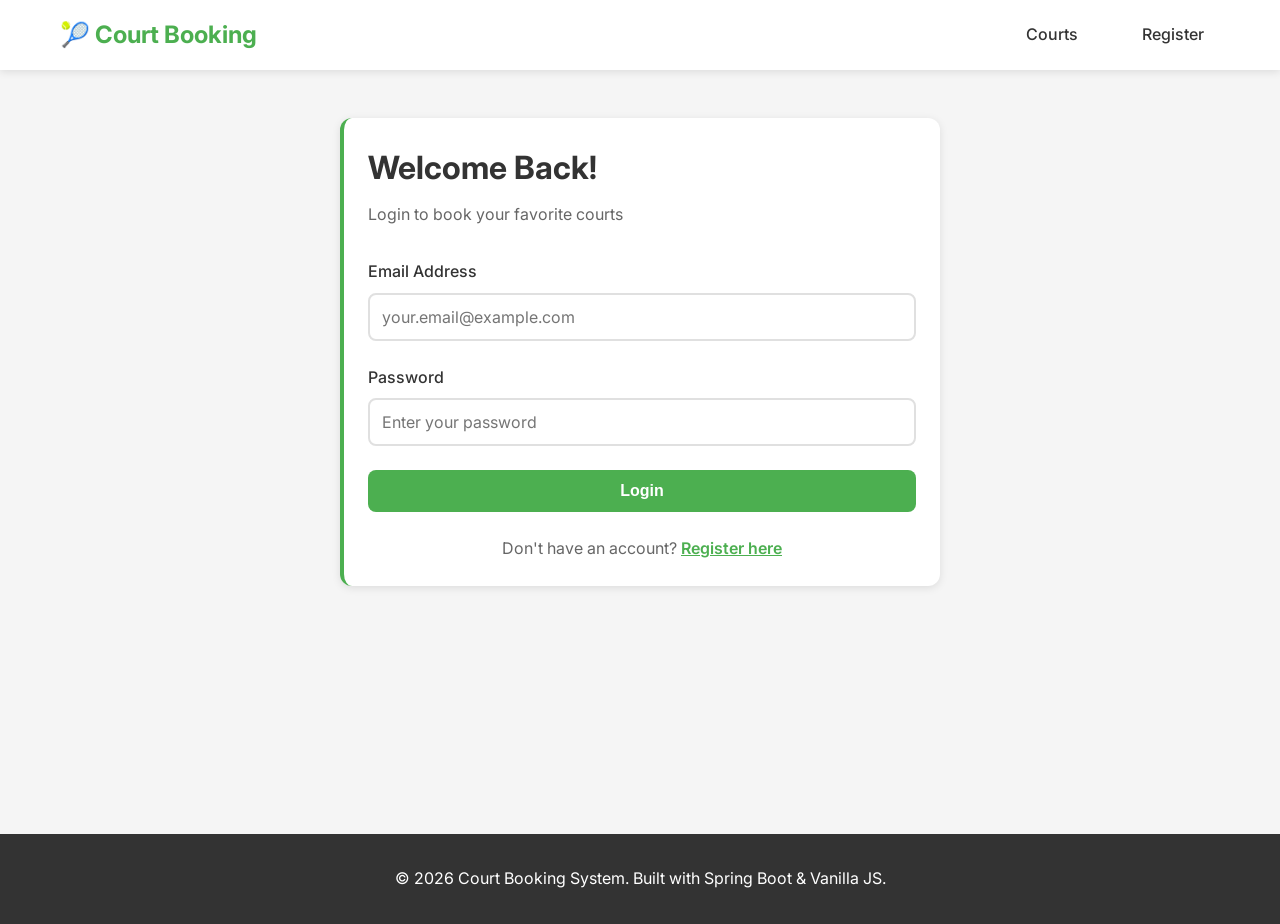
<file: frontend/admin-bookings.html>
<!doctype html>
<html lang="en">
  <head>
    <meta charset="UTF-8" />
    <meta name="viewport" content="width=device-width, initial-scale=1.0" />
    <title>All Bookings - Admin Dashboard</title>
    <link rel="stylesheet" href="css/style.css" />
    <link rel="preconnect" href="https://fonts.googleapis.com" />
    <link rel="preconnect" href="https://fonts.gstatic.com" crossorigin />
    <link
      href="https://fonts.googleapis.com/css2?family=Inter:wght@300;400;500;600;700&display=swap"
      rel="stylesheet"
    />
  </head>
  <body>
    <!-- Navigation -->
    <nav class="navbar">
      <div class="container">
        <div class="nav-brand">
          <h1>🎾 Court Booking - Admin</h1>
        </div>
        <ul class="nav-menu" id="navMenu">
          <li><a href="index.html">Courts</a></li>
          <!-- Dynamic menu items will be inserted here -->
        </ul>
      </div>
    </nav>

    <!-- Admin Bookings Section -->
    <section class="admin-section">
      <div class="container">
        <div class="admin-header">
          <h2>📅 All Bookings</h2>
          <div class="filter-controls">
            <select id="statusFilter" class="filter-select">
              <option value="all">All Statuses</option>
              <option value="PENDING">Pending</option>
              <option value="CONFIRMED">Confirmed</option>
              <option value="CANCELLED">Cancelled</option>
              <option value="COMPLETED">Completed</option>
            </select>
          </div>
        </div>

        <div id="loading" class="loading" style="display: none">
          <div class="spinner"></div>
          <p>Loading bookings...</p>
        </div>

        <div id="error" class="error-message" style="display: none"></div>

        <!-- Bookings Container -->
        <div id="bookingsContainer">
          <!-- Bookings will be inserted here -->
        </div>
      </div>
    </section>

    <!-- Footer -->
    <footer class="footer">
      <div class="container">
        <p>
          &copy; 2026 Court Booking System. Built with Spring Boot & Vanilla JS.
        </p>
      </div>
    </footer>

    <script src="js/api.js"></script>
    <script src="js/auth.js"></script>
    <script src="js/navbar.js"></script>
    <script src="js/admin-bookings.js"></script>
  </body>
</html>
</file>
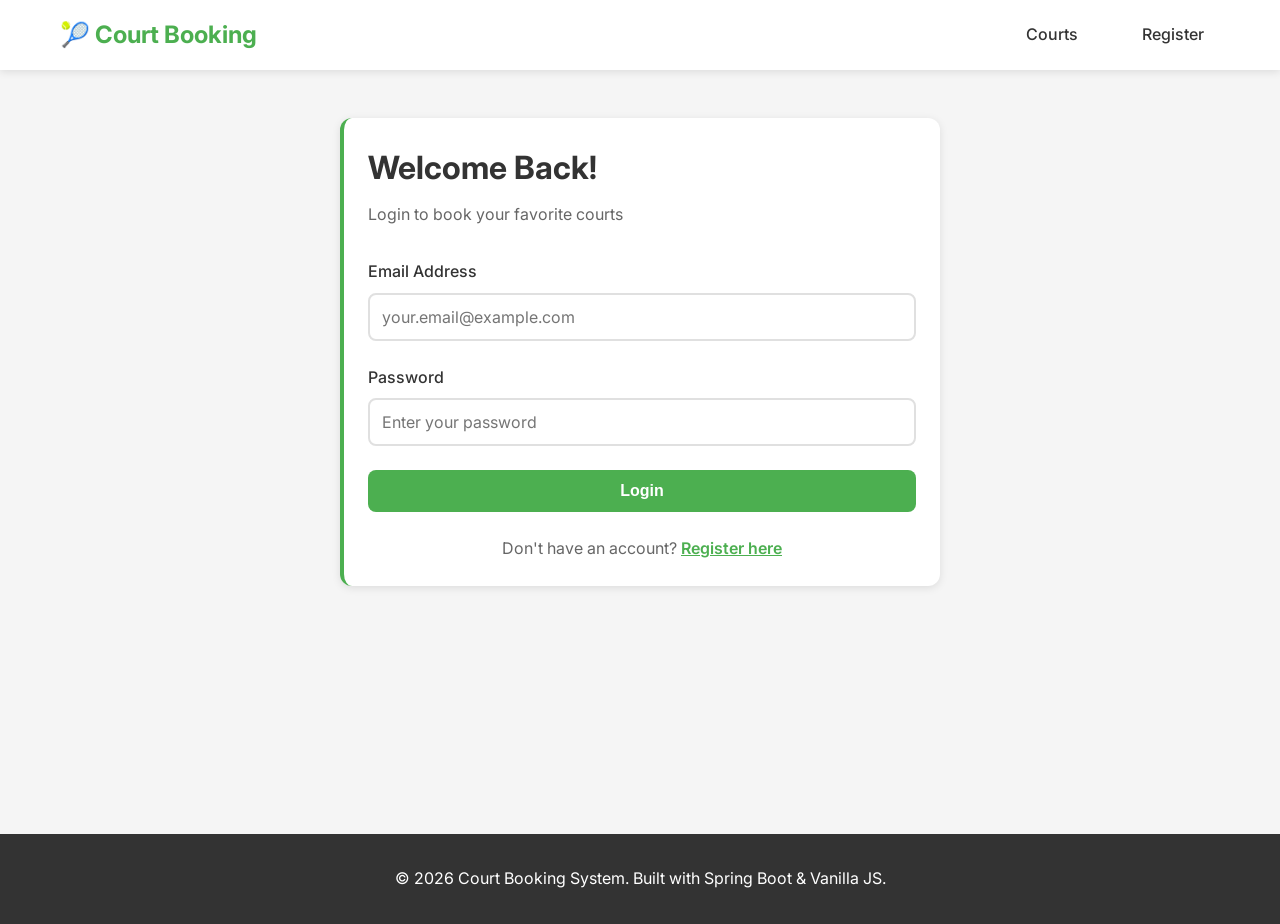
<file: frontend/admin-courts.html>
<!doctype html>
<html lang="en">
  <head>
    <meta charset="UTF-8" />
    <meta name="viewport" content="width=device-width, initial-scale=1.0" />
    <title>Manage Courts - Admin Dashboard</title>
    <link rel="stylesheet" href="css/style.css" />
    <link rel="preconnect" href="https://fonts.googleapis.com" />
    <link rel="preconnect" href="https://fonts.gstatic.com" crossorigin />
    <link
      href="https://fonts.googleapis.com/css2?family=Inter:wght@300;400;500;600;700&display=swap"
      rel="stylesheet"
    />
  </head>
  <body>
    <!-- Navigation -->
    <nav class="navbar">
      <div class="container">
        <div class="nav-brand">
          <h1>🎾 Court Booking - Admin</h1>
        </div>
        <ul class="nav-menu" id="navMenu">
          <li><a href="index.html">Courts</a></li>
          <!-- Dynamic menu items will be inserted here -->
        </ul>
      </div>
    </nav>

    <!-- Admin Courts Section -->
    <section class="admin-section">
      <div class="container">
        <div class="admin-header">
          <h2>🏟️ Manage Courts</h2>
          <button class="btn btn-primary" onclick="showCreateModal()">
            + Add New Court
          </button>
        </div>

        <div id="loading" class="loading" style="display: none">
          <div class="spinner"></div>
          <p>Loading courts...</p>
        </div>

        <div id="error" class="error-message" style="display: none"></div>

        <!-- Courts Table -->
        <div class="table-container">
          <table class="admin-table" id="courtsTable">
            <thead>
              <tr>
                <th>ID</th>
                <th>Court Name</th>
                <th>Type</th>
                <th>Hourly Rate</th>
                <th>Status</th>
                <th>Actions</th>
              </tr>
            </thead>
            <tbody id="courtsTableBody">
              <!-- Courts will be inserted here -->
            </tbody>
          </table>
        </div>
      </div>
    </section>

    <!-- Create/Edit Modal -->
    <div id="courtModal" class="modal" style="display: none">
      <div class="modal-content">
        <div class="modal-header">
          <h3 id="modalTitle">Add New Court</h3>
          <span class="close" onclick="closeModal()">&times;</span>
        </div>

        <form id="courtForm">
          <input type="hidden" id="courtId" />

          <div class="form-group">
            <label for="courtName">Court Name *</label>
            <input
              type="text"
              id="courtName"
              required
              placeholder="e.g., Court A1"
            />
          </div>

          <div class="form-group">
            <label for="courtType">Court Type *</label>
            <select id="courtType" required>
              <option value="">-- Select Type --</option>
              <option value="BADMINTON">🏸 Badminton</option>
              <option value="TENNIS">🎾 Tennis</option>
              <option value="BASKETBALL">🏀 Basketball</option>
            </select>
          </div>

          <div class="form-group">
            <label for="hourlyRate">Hourly Rate (RM) *</label>
            <input
              type="number"
              id="hourlyRate"
              required
              min="0"
              step="0.01"
              placeholder="50.00"
            />
          </div>

          <div class="form-group">
            <label class="checkbox-label">
              <input type="checkbox" id="isActive" checked />
              Active (available for booking)
            </label>
          </div>

          <div class="modal-actions">
            <button type="button" class="btn btn-secondary" onclick="closeModal()">
              Cancel
            </button>
            <button type="submit" class="btn btn-primary" id="submitBtn">
              Save Court
            </button>
          </div>
        </form>
      </div>
    </div>

    <!-- Footer -->
    <footer class="footer">
      <div class="container">
        <p>
          &copy; 2026 Court Booking System. Built with Spring Boot & Vanilla JS.
        </p>
      </div>
    </footer>

    <script src="js/api.js"></script>
    <script src="js/auth.js"></script>
    <script src="js/navbar.js"></script>
    <script src="js/admin-courts.js"></script>
  </body>
</html>
</file>
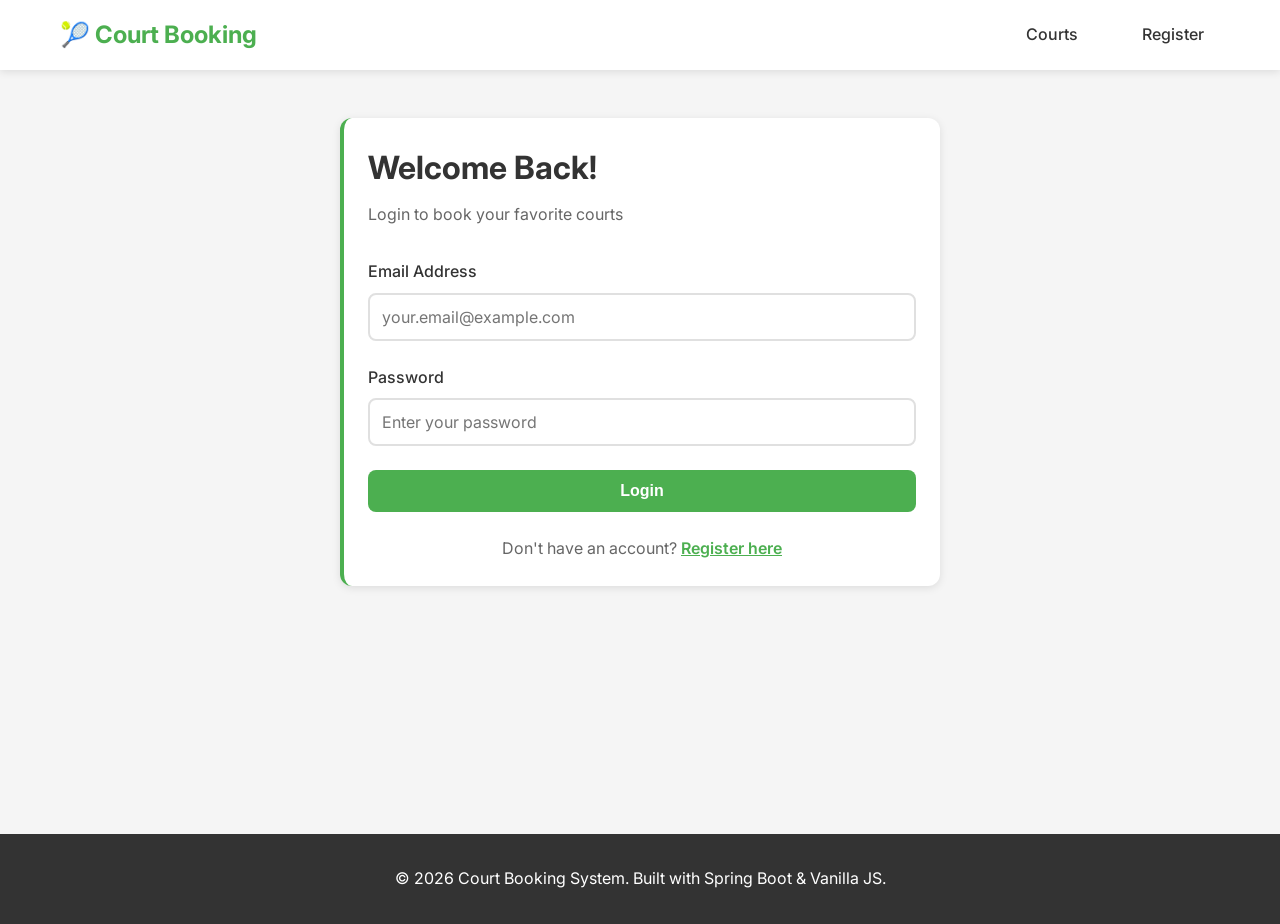
<file: frontend/admin-users.html>
<!doctype html>
<html lang="en">
  <head>
    <meta charset="UTF-8" />
    <meta name="viewport" content="width=device-width, initial-scale=1.0" />
    <title>User Management - Admin Dashboard</title>
    <link rel="stylesheet" href="css/style.css" />
    <link rel="preconnect" href="https://fonts.googleapis.com" />
    <link rel="preconnect" href="https://fonts.gstatic.com" crossorigin />
    <link
      href="https://fonts.googleapis.com/css2?family=Inter:wght@300;400;500;600;700&display=swap"
      rel="stylesheet"
    />
  </head>
  <body>
    <!-- Navigation -->
    <nav class="navbar">
      <div class="container">
        <div class="nav-brand">
          <h1>🎾 Court Booking - Admin</h1>
        </div>
        <ul class="nav-menu" id="navMenu">
          <li><a href="index.html">Courts</a></li>
          <!-- Dynamic menu items will be inserted here -->
        </ul>
      </div>
    </nav>

    <!-- Admin Users Section -->
    <section class="admin-section">
      <div class="container">
        <div class="admin-header">
          <h2>👥 User Management</h2>
          <div class="filter-controls">
            <select id="roleFilter" class="filter-select">
              <option value="all">All Roles</option>
              <option value="USER">Users</option>
              <option value="ADMIN">Admins</option>
            </select>
            <select id="statusFilter" class="filter-select">
              <option value="all">All Status</option>
              <option value="active">Active</option>
              <option value="inactive">Inactive</option>
            </select>
          </div>
        </div>

        <div id="loading" class="loading" style="display: none">
          <div class="spinner"></div>
          <p>Loading users...</p>
        </div>

        <div id="error" class="error-message" style="display: none"></div>

        <!-- Users Table -->
        <div class="table-container">
          <table class="admin-table">
            <thead>
              <tr>
                <th>ID</th>
                <th>Name</th>
                <th>Email</th>
                <th>Phone</th>
                <th>Role</th>
                <th>Status</th>
                <th>Bookings</th>
                <th>Joined</th>
                <th>Actions</th>
              </tr>
            </thead>
            <tbody id="usersTableBody">
              <!-- Users will be inserted here -->
            </tbody>
          </table>
        </div>
      </div>
    </section>

    <!-- Footer -->
    <footer class="footer">
      <div class="container">
        <p>
          &copy; 2026 Court Booking System. Built with Spring Boot & Vanilla JS.
        </p>
      </div>
    </footer>

    <script src="js/api.js"></script>
    <script src="js/auth.js"></script>
    <script src="js/navbar.js"></script>
    <script src="js/admin-users.js"></script>
  </body>
</html>
</file>
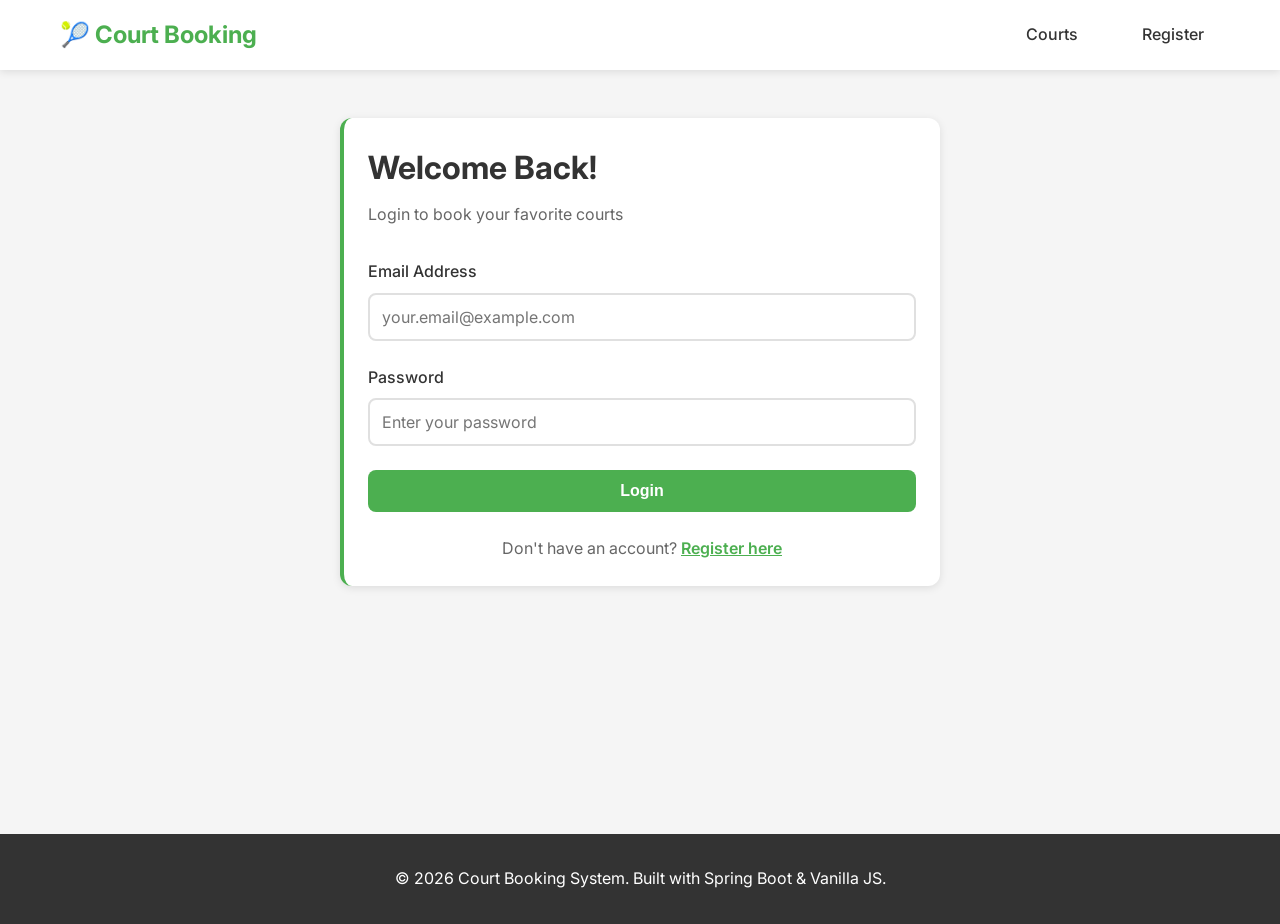
<file: frontend/booking.html>
<!DOCTYPE html>
<html lang="en">
<head>
    <meta charset="UTF-8">
    <meta name="viewport" content="width=device-width, initial-scale=1.0">
    <title>Book a Court - Court Booking System</title>
    <link rel="stylesheet" href="css/style.css">
    <link rel="preconnect" href="https://fonts.googleapis.com">
    <link rel="preconnect" href="https://fonts.gstatic.com" crossorigin>
    <link href="https://fonts.googleapis.com/css2?family=Inter:wght@300;400;500;600;700&display=swap" rel="stylesheet">
</head>
<body>
    <!-- Navigation -->
    <nav class="navbar">
        <div class="container">
            <div class="nav-brand">
                <h1>🎾 Court Booking</h1>
            </div>
            <ul class="nav-menu">
                <li><a href="index.html">Courts</a></li>
                <li><a href="my-bookings.html">My Bookings</a></li>
            </ul>
        </div>
    </nav>

    <!-- Booking Form Section -->
    <section class="booking-section">
        <div class="container">
            <div class="booking-card">
                <h2>📅 Book a Court</h2>
                <p class="subtitle">Fill in the details below to reserve your court</p>

                <form id="booking-form">
                    <!-- User ID (temporary - in real app, this would be from login) -->
                    <div class="form-group">
                        <label for="userId">User ID</label>
                        <input type="number" id="userId" name="userId" value="1" required>
                        <small>For demo purposes. In production, this comes from authentication.</small>
                    </div>

                    <!-- Court Selection -->
                    <div class="form-group">
                        <label for="courtId">Select Court *</label>
                        <select id="courtId" name="courtId" required>
                            <option value="">-- Choose a court --</option>
                        </select>
                    </div>

                    <!-- Date Selection -->
                    <div class="form-group">
                        <label for="bookingDate">Booking Date *</label>
                        <input type="date" id="bookingDate" name="bookingDate" required>
                    </div>

                    <!-- Time Selection -->
                    <div class="form-row">
                        <div class="form-group">
                            <label for="startTime">Start Time *</label>
                            <input type="time" id="startTime" name="startTime" required>
                        </div>
                        <div class="form-group">
                            <label for="endTime">End Time *</label>
                            <input type="time" id="endTime" name="endTime" required>
                        </div>
                    </div>

                    <!-- Price Preview -->
                    <div class="price-preview" id="pricePreview" style="display: none;">
                        <div class="price-details">
                            <span>Duration:</span>
                            <span id="duration">-</span>
                        </div>
                        <div class="price-details">
                            <span>Hourly Rate:</span>
                            <span id="hourlyRate">-</span>
                        </div>
                        <div class="price-total">
                            <span>Total Price:</span>
                            <span id="totalPrice">RM 0.00</span>
                        </div>
                    </div>

                    <!-- Error Message -->
                    <div id="error" class="error-message" style="display: none;"></div>

                    <!-- Success Message -->
                    <div id="success" class="success-message" style="display: none;"></div>

                    <!-- Submit Button -->
                    <button type="submit" class="btn btn-primary" id="submitBtn">
                        <span id="btnText">Book Now</span>
                        <span id="btnLoading" class="spinner-small" style="display: none;"></span>
                    </button>
                </form>
            </div>
        </div>
    </section>

    <!-- Footer -->
    <footer class="footer">
        <div class="container">
            <p>&copy; 2026 Court Booking System. Built with Spring Boot & Vanilla JS.</p>
        </div>
    </footer>

    <script src="js/api.js"></script>
    <script src="js/auth.js"></script>
    <script src="js/booking.js"></script>
</body>
</html>
</file>
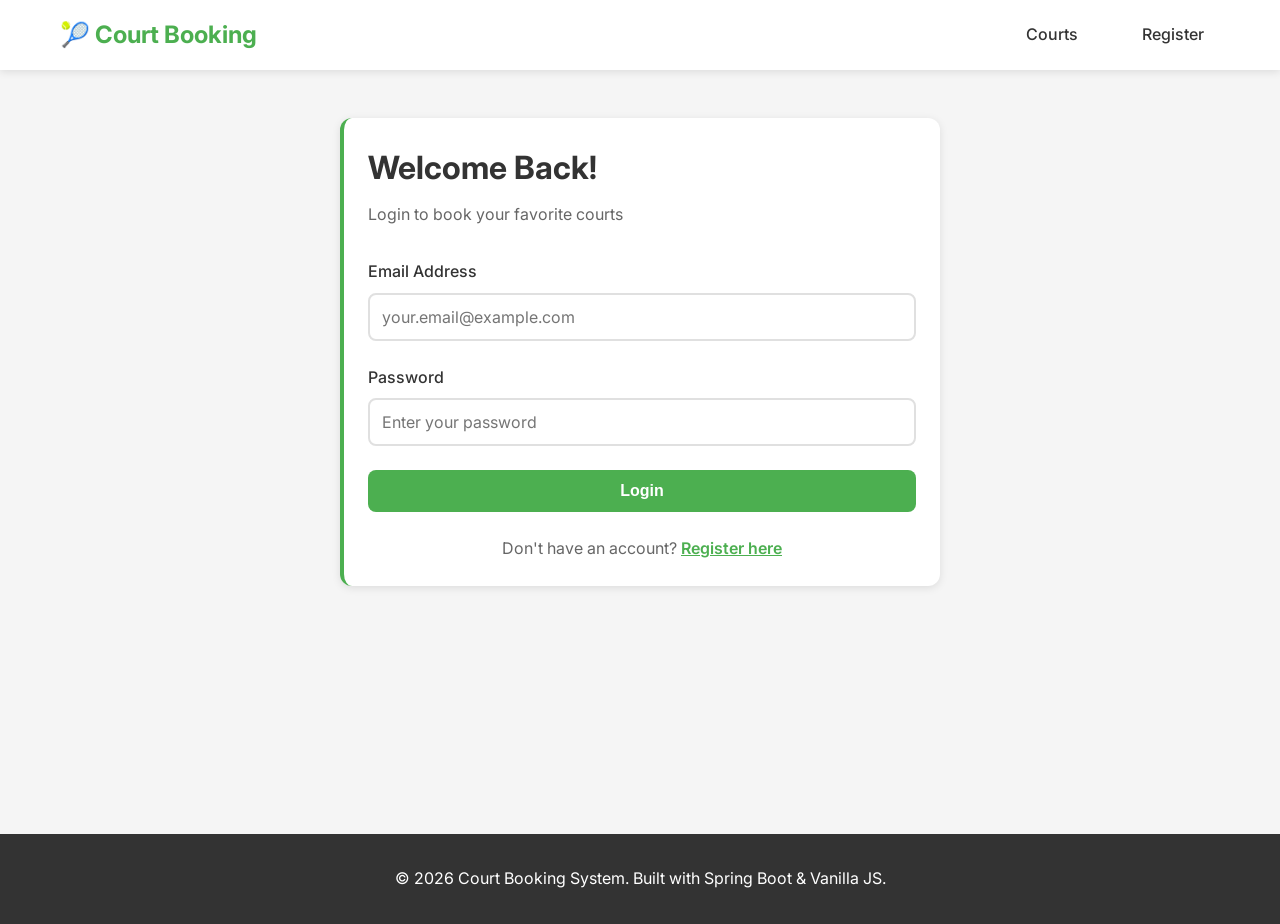
<file: frontend/login.html>
<!doctype html>
<html lang="en">
  <head>
    <meta charset="UTF-8" />
    <meta name="viewport" content="width=device-width, initial-scale=1.0" />
    <title>Login - Court Booking System</title>
    <link rel="stylesheet" href="css/style.css" />
    <link rel="preconnect" href="https://fonts.googleapis.com" />
    <link rel="preconnect" href="https://fonts.gstatic.com" crossorigin />
    <link
      href="https://fonts.googleapis.com/css2?family=Inter:wght@300;400;500;600;700&display=swap"
      rel="stylesheet"
    />
  </head>
  <body>
    <!-- Navigation -->
    <nav class="navbar">
      <div class="container">
        <div class="nav-brand">
          <h1>🎾 Court Booking</h1>
        </div>
        <ul class="nav-menu">
          <li><a href="index.html">Courts</a></li>
          <li><a href="register.html">Register</a></li>
        </ul>
      </div>
    </nav>

    <!-- Login Section -->
    <section class="booking-section">
      <div class="container">
        <div class="booking-card">
          <h2>Welcome Back!</h2>
          <p class="subtitle">Login to book your favorite courts</p>

          <div id="error" class="error-message" style="display: none"></div>

          <form id="loginForm">
            <div class="form-group">
              <label for="email">Email Address</label>
              <input
                type="email"
                id="email"
                name="email"
                required
                placeholder="your.email@example.com"
                autocomplete="email"
              />
            </div>

            <div class="form-group">
              <label for="password">Password</label>
              <input
                type="password"
                id="password"
                name="password"
                required
                placeholder="Enter your password"
                autocomplete="current-password"
              />
            </div>

            <button type="submit" class="btn btn-primary" id="loginBtn" style="width: 100%">
              Login
            </button>
          </form>

          <div style="text-align: center; margin-top: 1.5rem">
            <p style="color: var(--text-light)">
              Don't have an account?
              <a href="register.html" style="color: var(--primary-color); font-weight: 600">
                Register here
              </a>
            </p>
          </div>
        </div>
      </div>
    </section>

    <!-- Footer -->
    <footer class="footer">
      <div class="container">
        <p>
          &copy; 2026 Court Booking System. Built with Spring Boot & Vanilla JS.
        </p>
      </div>
    </footer>

    <script src="js/api.js"></script>
    <script src="js/auth.js"></script>
    <script src="js/login.js"></script>
  </body>
</html>
</file>
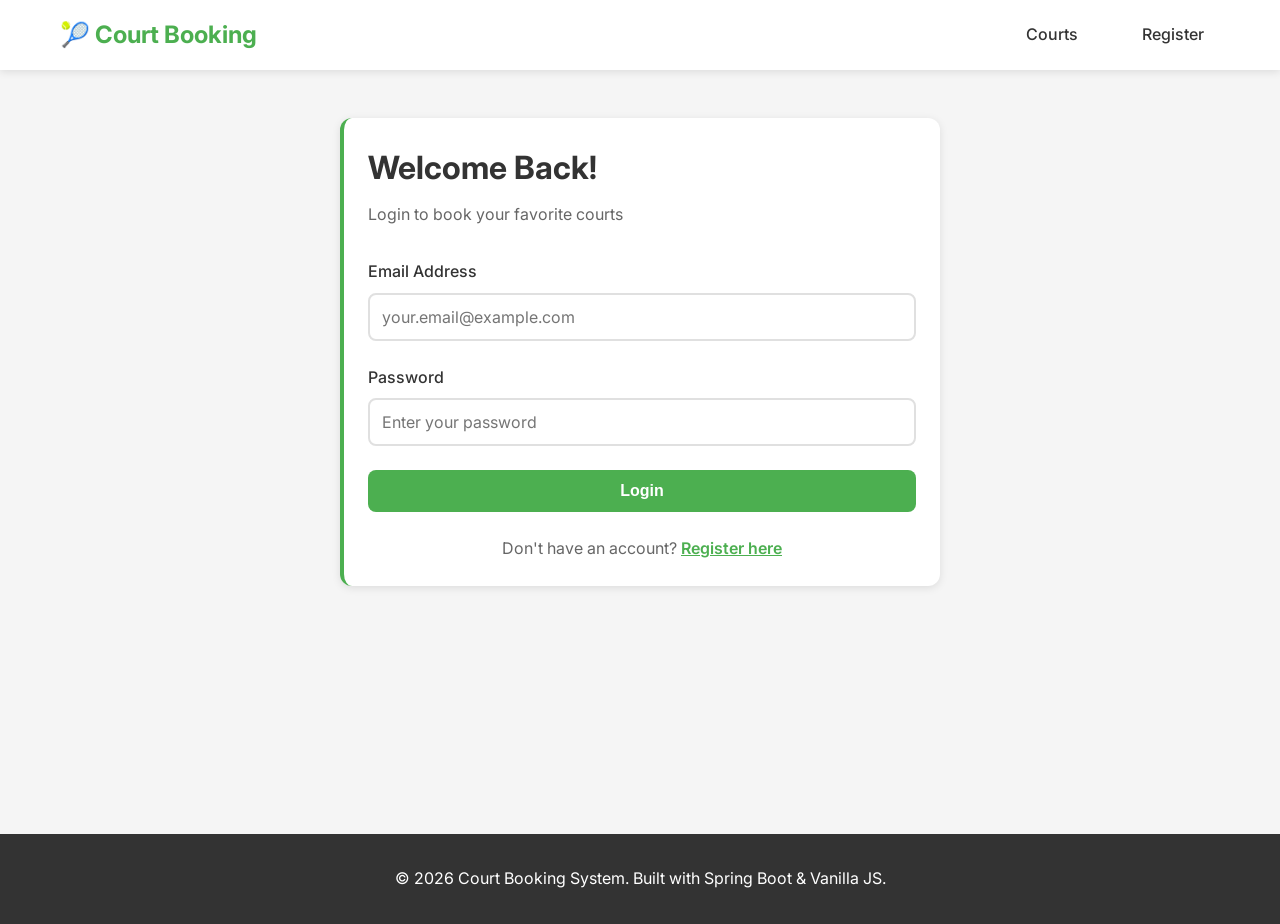
<file: frontend/my-bookings.html>
<!DOCTYPE html>
<html lang="en">
<head>
    <meta charset="UTF-8">
    <meta name="viewport" content="width=device-width, initial-scale=1.0">
    <title>My Bookings - Court Booking System</title>
    <link rel="stylesheet" href="css/style.css">
    <link rel="preconnect" href="https://fonts.googleapis.com">
    <link rel="preconnect" href="https://fonts.gstatic.com" crossorigin>
    <link href="https://fonts.googleapis.com/css2?family=Inter:wght@300;400;500;600;700&display=swap" rel="stylesheet">
</head>
<body>
    <!-- Navigation -->
    <nav class="navbar">
        <div class="container">
            <div class="nav-brand">
                <h1>🎾 Court Booking</h1>
            </div>
            <ul class="nav-menu">
                <li><a href="index.html">Courts</a></li>
                <li><a href="my-bookings.html" class="active">My Bookings</a></li>
            </ul>
        </div>
    </nav>

    <!-- My Bookings Section -->
    <section class="bookings-section">
        <div class="container">
            <div class="section-header">
                <h2>📋 My Bookings</h2>
                <div class="user-selector">
                    <label for="userIdSelect">User ID:</label>
                    <input type="number" id="userIdSelect" value="1" min="1">
                    <button onclick="loadBookings()" class="btn btn-small">Load</button>
                </div>
            </div>

            <div id="loading" class="loading" style="display: none;">
                <div class="spinner"></div>
                <p>Loading bookings...</p>
            </div>

            <div id="error" class="error-message" style="display: none;"></div>

            <div id="bookings-container"></div>
        </div>
    </section>

    <!-- Footer -->
    <footer class="footer">
        <div class="container">
            <p>&copy; 2026 Court Booking System. Built with Spring Boot & Vanilla JS.</p>
        </div>
    </footer>

    <script src="js/api.js"></script>
    <script src="js/auth.js"></script>
    <script src="js/my-bookings.js"></script>
</body>
</html>
</file>
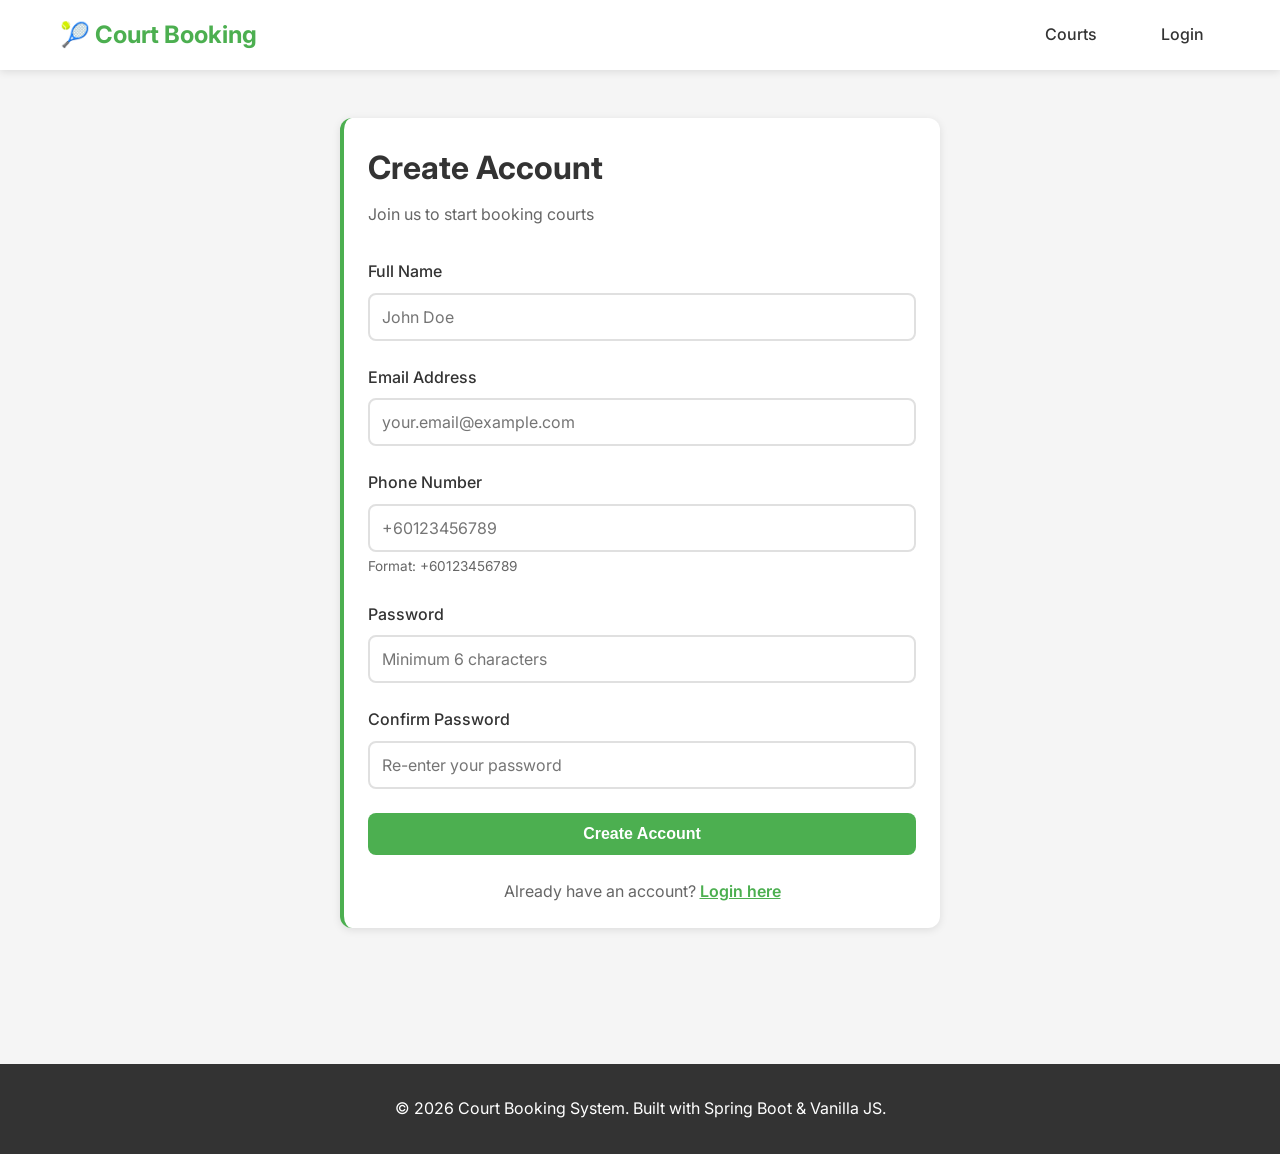
<file: frontend/register.html>
<!doctype html>
<html lang="en">
  <head>
    <meta charset="UTF-8" />
    <meta name="viewport" content="width=device-width, initial-scale=1.0" />
    <title>Register - Court Booking System</title>
    <link rel="stylesheet" href="css/style.css" />
    <link rel="preconnect" href="https://fonts.googleapis.com" />
    <link rel="preconnect" href="https://fonts.gstatic.com" crossorigin />
    <link
      href="https://fonts.googleapis.com/css2?family=Inter:wght@300;400;500;600;700&display=swap"
      rel="stylesheet"
    />
  </head>
  <body>
    <!-- Navigation -->
    <nav class="navbar">
      <div class="container">
        <div class="nav-brand">
          <h1>🎾 Court Booking</h1>
        </div>
        <ul class="nav-menu">
          <li><a href="index.html">Courts</a></li>
          <li><a href="login.html">Login</a></li>
        </ul>
      </div>
    </nav>

    <!-- Register Section -->
    <section class="booking-section">
      <div class="container">
        <div class="booking-card">
          <h2>Create Account</h2>
          <p class="subtitle">Join us to start booking courts</p>

          <div id="error" class="error-message" style="display: none"></div>

          <form id="registerForm">
            <div class="form-group">
              <label for="fullName">Full Name</label>
              <input
                type="text"
                id="fullName"
                name="fullName"
                required
                placeholder="John Doe"
                autocomplete="name"
              />
            </div>

            <div class="form-group">
              <label for="email">Email Address</label>
              <input
                type="email"
                id="email"
                name="email"
                required
                placeholder="your.email@example.com"
                autocomplete="email"
              />
            </div>

            <div class="form-group">
              <label for="phoneNumber">Phone Number</label>
              <input
                type="tel"
                id="phoneNumber"
                name="phoneNumber"
                required
                placeholder="+60123456789"
                autocomplete="tel"
              />
              <small>Format: +60123456789</small>
            </div>

            <div class="form-group">
              <label for="password">Password</label>
              <input
                type="password"
                id="password"
                name="password"
                required
                placeholder="Minimum 6 characters"
                autocomplete="new-password"
                minlength="6"
              />
            </div>

            <div class="form-group">
              <label for="confirmPassword">Confirm Password</label>
              <input
                type="password"
                id="confirmPassword"
                name="confirmPassword"
                required
                placeholder="Re-enter your password"
                autocomplete="new-password"
                minlength="6"
              />
            </div>

            <button type="submit" class="btn btn-primary" id="registerBtn" style="width: 100%">
              Create Account
            </button>
          </form>

          <div style="text-align: center; margin-top: 1.5rem">
            <p style="color: var(--text-light)">
              Already have an account?
              <a href="login.html" style="color: var(--primary-color); font-weight: 600">
                Login here
              </a>
            </p>
          </div>
        </div>
      </div>
    </section>

    <!-- Footer -->
    <footer class="footer">
      <div class="container">
        <p>
          &copy; 2026 Court Booking System. Built with Spring Boot & Vanilla JS.
        </p>
      </div>
    </footer>

    <script src="js/api.js"></script>
    <script src="js/auth.js"></script>
    <script src="js/register.js"></script>
  </body>
</html>
</file>
<file: frontend/css/style.css>
/* ===== CSS Reset & Base Styles ===== */
* {
  margin: 0;
  padding: 0;
  box-sizing: border-box;
}

:root {
  --primary-color: #4caf50;
  --secondary-color: #2196f3;
  --accent-color: #ff9800;
  --danger-color: #f44336;
  --success-color: #4caf50;
  --warning-color: #ff9800;
  --text-dark: #333333;
  --text-light: #666666;
  --bg-light: #f5f5f5;
  --bg-white: #ffffff;
  --border-color: #e0e0e0;
  --shadow: 0 2px 8px rgba(0, 0, 0, 0.1);
  --shadow-hover: 0 4px 16px rgba(0, 0, 0, 0.15);
  --transition: all 0.3s ease;
}

body {
  font-family:
    "Inter",
    -apple-system,
    BlinkMacSystemFont,
    "Segoe UI",
    Roboto,
    sans-serif;
  line-height: 1.6;
  color: var(--text-dark);
  background-color: var(--bg-light);
}

.container {
  max-width: 1200px;
  margin: 0 auto;
  padding: 0 20px;
}

/* ===== Navigation ===== */
.navbar {
  background: var(--bg-white);
  box-shadow: var(--shadow);
  padding: 1rem 0;
  position: sticky;
  top: 0;
  z-index: 100;
}

.navbar .container {
  display: flex;
  justify-content: space-between;
  align-items: center;
}

.nav-brand h1 {
  font-size: 1.5rem;
  color: var(--primary-color);
  font-weight: 700;
}

.nav-menu {
  display: flex;
  list-style: none;
  gap: 2rem;
}

.nav-menu a {
  text-decoration: none;
  color: var(--text-dark);
  font-weight: 500;
  transition: var(--transition);
  padding: 0.5rem 1rem;
  border-radius: 8px;
}

.nav-menu a:hover,
.nav-menu a.active {
  background: var(--primary-color);
  color: white;
}

/* ===== Hero Section ===== */
.hero {
  background: linear-gradient(
    135deg,
    var(--primary-color),
    var(--secondary-color)
  );
  color: white;
  padding: 3rem 0;
  text-align: center;
}

.hero h2 {
  font-size: 2.5rem;
  margin-bottom: 0.5rem;
}

.hero p {
  font-size: 1.2rem;
  opacity: 0.9;
}

/* ===== Filters ===== */
.filters {
  background: var(--bg-white);
  padding: 1.5rem 0;
  box-shadow: var(--shadow);
}

.filters .container {
  display: flex;
  gap: 1rem;
  flex-wrap: wrap;
  justify-content: center;
}

.filter-btn {
  padding: 0.75rem 1.5rem;
  border: 2px solid var(--border-color);
  background: white;
  border-radius: 25px;
  cursor: pointer;
  font-weight: 500;
  transition: var(--transition);
  font-size: 1rem;
}

.filter-btn:hover {
  border-color: var(--primary-color);
  color: var(--primary-color);
  transform: translateY(-2px);
}

.filter-btn.active {
  background: var(--primary-color);
  color: white;
  border-color: var(--primary-color);
}

/* ===== Courts Section ===== */
.courts-section {
  padding: 3rem 0;
}

.courts-grid {
  display: grid;
  grid-template-columns: repeat(auto-fill, minmax(280px, 1fr));
  gap: 2rem;
  margin-top: 2rem;
}

.court-card {
  background: var(--bg-white);
  border-radius: 12px;
  padding: 2rem;
  box-shadow: var(--shadow);
  transition: var(--transition);
  text-align: center;
}

.court-card:hover {
  transform: translateY(-5px);
  box-shadow: var(--shadow-hover);
}

.court-icon {
  font-size: 3rem;
  margin-bottom: 1rem;
}

.court-card h3 {
  font-size: 1.3rem;
  margin-bottom: 0.5rem;
  color: var(--text-dark);
}

.court-type {
  display: inline-block;
  background: var(--bg-light);
  padding: 0.25rem 0.75rem;
  border-radius: 15px;
  font-size: 0.85rem;
  color: var(--text-light);
  margin-bottom: 1rem;
}

.court-price {
  font-size: 1.5rem;
  font-weight: 700;
  color: var(--primary-color);
  margin-bottom: 1rem;
}

.court-status {
  margin-bottom: 1.5rem;
  font-weight: 500;
}

.court-status.active {
  color: var(--success-color);
}

.court-status.inactive {
  color: var(--danger-color);
}

/* ===== Buttons ===== */
.btn {
  display: inline-block;
  padding: 0.75rem 2rem;
  border: none;
  border-radius: 8px;
  font-weight: 600;
  text-decoration: none;
  cursor: pointer;
  transition: var(--transition);
  font-size: 1rem;
  text-align: center;
}

.btn-primary {
  background: var(--primary-color);
  color: white;
}

.btn-primary:hover {
  background: #45a049;
  transform: translateY(-2px);
  box-shadow: var(--shadow-hover);
}

.btn-danger {
  background: var(--danger-color);
  color: white;
}

.btn-danger:hover {
  background: #da190b;
}

.btn-disabled {
  background: #ccc;
  color: #666;
  cursor: not-allowed;
}

.btn-small {
  padding: 0.5rem 1rem;
  font-size: 0.9rem;
}

/* ===== Booking Form ===== */
.booking-section {
  padding: 3rem 0;
  min-height: calc(100vh - 200px);
}

.booking-card {
  background: var(--bg-white);
  border-radius: 12px;
  padding: 3rem;
  box-shadow: var(--shadow);
  max-width: 600px;
  margin: 0 auto;
}

.booking-card h2 {
  font-size: 2rem;
  margin-bottom: 0.5rem;
  color: var(--text-dark);
}

.subtitle {
  color: var(--text-light);
  margin-bottom: 2rem;
}

.form-group {
  margin-bottom: 1.5rem;
}

.form-group label {
  display: block;
  margin-bottom: 0.5rem;
  font-weight: 500;
  color: var(--text-dark);
}

.form-group input,
.form-group select {
  width: 100%;
  padding: 0.75rem;
  border: 2px solid var(--border-color);
  border-radius: 8px;
  font-size: 1rem;
  transition: var(--transition);
  font-family: inherit;
}

.form-group input:focus,
.form-group select:focus {
  outline: none;
  border-color: var(--primary-color);
}

.form-group small {
  display: block;
  margin-top: 0.25rem;
  color: var(--text-light);
  font-size: 0.85rem;
}

.form-row {
  display: grid;
  grid-template-columns: 1fr 1fr;
  gap: 1rem;
}

.price-preview {
  background: linear-gradient(135deg, #f5f7fa, #c3cfe2);
  padding: 1.5rem;
  border-radius: 8px;
  margin-bottom: 1.5rem;
}

.price-details {
  display: flex;
  justify-content: space-between;
  margin-bottom: 0.5rem;
  color: var(--text-dark);
}

.price-total {
  display: flex;
  justify-content: space-between;
  font-size: 1.2rem;
  font-weight: 700;
  color: var(--primary-color);
  margin-top: 1rem;
  padding-top: 1rem;
  border-top: 2px solid rgba(0, 0, 0, 0.1);
}

/* ===== Bookings Section ===== */
.bookings-section {
  padding: 3rem 0;
  min-height: calc(100vh - 200px);
}

.section-header {
  display: flex;
  justify-content: space-between;
  align-items: center;
  margin-bottom: 2rem;
}

.section-header h2 {
  font-size: 2rem;
}

.user-selector {
  display: flex;
  gap: 0.5rem;
  align-items: center;
}

.user-selector label {
  font-weight: 500;
}

.user-selector input {
  width: 80px;
  padding: 0.5rem;
  border: 2px solid var(--border-color);
  border-radius: 8px;
}

.booking-card {
  background: var(--bg-white);
  border-radius: 12px;
  padding: 1.5rem;
  box-shadow: var(--shadow);
  margin-bottom: 1.5rem;
  border-left: 4px solid var(--primary-color);
}

.booking-card.cancelled {
  border-left-color: var(--danger-color);
  opacity: 0.7;
}

.booking-card.completed {
  border-left-color: #9e9e9e;
}

.booking-header {
  display: flex;
  justify-content: space-between;
  align-items: center;
  margin-bottom: 1rem;
}

.booking-header h3 {
  font-size: 1.3rem;
  color: var(--text-dark);
}

.status-badge {
  padding: 0.25rem 0.75rem;
  border-radius: 15px;
  font-size: 0.85rem;
  font-weight: 600;
}

.status-pending {
  background: #fff3cd;
  color: #856404;
}

.status-confirmed {
  background: #d4edda;
  color: #155724;
}

.status-cancelled {
  background: #f8d7da;
  color: #721c24;
}

.status-completed {
  background: #e2e3e5;
  color: #383d41;
}

.booking-details {
  margin-bottom: 1rem;
}

.detail-row {
  display: flex;
  justify-content: space-between;
  padding: 0.5rem 0;
  border-bottom: 1px solid var(--bg-light);
}

.detail-row .label {
  color: var(--text-light);
  font-weight: 500;
}

.detail-row .value {
  color: var(--text-dark);
  font-weight: 600;
}

.empty-state {
  text-align: center;
  padding: 4rem 2rem;
  background: var(--bg-white);
  border-radius: 12px;
  box-shadow: var(--shadow);
}

.empty-state h3 {
  font-size: 2rem;
  margin-bottom: 1rem;
  color: var(--text-light);
}

/* ===== Loading & Messages ===== */
.loading {
  text-align: center;
  padding: 3rem;
}

.spinner {
  border: 4px solid var(--bg-light);
  border-top: 4px solid var(--primary-color);
  border-radius: 50%;
  width: 50px;
  height: 50px;
  animation: spin 1s linear infinite;
  margin: 0 auto 1rem;
}

.spinner-small {
  border: 2px solid var(--bg-light);
  border-top: 2px solid white;
  border-radius: 50%;
  width: 16px;
  height: 16px;
  animation: spin 1s linear infinite;
  display: inline-block;
}

@keyframes spin {
  0% {
    transform: rotate(0deg);
  }
  100% {
    transform: rotate(360deg);
  }
}

.error-message {
  background: #f8d7da;
  color: #721c24;
  padding: 1rem;
  border-radius: 8px;
  margin-bottom: 1rem;
  border-left: 4px solid var(--danger-color);
}

.success-message {
  background: #d4edda;
  color: #155724;
  padding: 1rem;
  border-radius: 8px;
  margin-bottom: 1rem;
  border-left: 4px solid var(--success-color);
}

.no-results {
  text-align: center;
  padding: 3rem;
  color: var(--text-light);
  font-size: 1.2rem;
}

/* ===== Footer ===== */
.footer {
  background: var(--text-dark);
  color: white;
  text-align: center;
  padding: 2rem 0;
  margin-top: 4rem;
}

/* ===== Responsive Design ===== */
@media (max-width: 768px) {
  .hero h2 {
    font-size: 2rem;
  }

  .courts-grid {
    grid-template-columns: 1fr;
  }

  .form-row {
    grid-template-columns: 1fr;
  }

  .booking-card {
    padding: 2rem 1.5rem;
  }

  .section-header {
    flex-direction: column;
    align-items: flex-start;
    gap: 1rem;
  }

  .nav-menu {
    gap: 1rem;
  }
}

@media (max-width: 480px) {
  .filters .container {
    flex-direction: column;
  }

  .filter-btn {
    width: 100%;}
}

/* ===== Admin Styles ===== */
.admin-section {
  padding: 3rem 0;
  min-height: calc(100vh - 200px);
}

.admin-header {
  display: flex;
  justify-content: space-between;
  align-items: center;
  margin-bottom: 2rem;
}

.admin-header h2 {
  font-size: 2rem;
  color: var(--text-dark);
}

/* Filter Controls */
.filter-controls {
  display: flex;
  gap: 1rem;
  align-items: center;
}

.filter-select {
  padding: 0.5rem 1rem;
  border: 2px solid var(--border-color);
  border-radius: 8px;
  font-size: 1rem;
  background: var(--bg-white);
  cursor: pointer;
  transition: var(--transition);
}

.filter-select:focus {
  outline: none;
  border-color: var(--primary-color);
}

/* Admin Table */
.table-container {
  background: var(--bg-white);
  border-radius: 12px;
  box-shadow: var(--shadow);
  overflow-x: auto;
}

.admin-table {
  width: 100%;
  border-collapse: collapse;
}

.admin-table thead {
  background: linear-gradient(135deg, var(--primary-color), var(--secondary-color));
  color: white;
}

.admin-table th {
  padding: 1rem;
  text-align: left;
  font-weight: 600;
  font-size: 0.9rem;
  text-transform: uppercase;
  letter-spacing: 0.5px;
}

.admin-table td {
  padding: 1rem;
  border-bottom: 1px solid var(--border-color);
}

.admin-table tbody tr:hover {
  background: var(--bg-light);
}

.admin-table tbody tr:last-child td {
  border-bottom: none;
}

/* Type Badges */
.type-badge {
  display: inline-block;
  padding: 0.25rem 0.75rem;
  border-radius: 20px;
  font-size: 0.85rem;
  font-weight: 600;
}

.type-badminton {
  background: #fff3cd;
  color: #856404;
}

.type-tennis {
  background: #d4edda;
  color: #155724;
}

.type-basketball {
  background: #d1ecf1;
  color: #0c5460;
}

/* Role Badges */
.type-admin {
  background: #f8d7da;
  color: #721c24;
}

.type-user {
  background: #d1ecf1;
  color: #0c5460;
}

/* Status Badges */
.status-active {
  background: #d4edda;
  color: #155724;
}

.status-inactive {
  background: #f8d7da;
  color: #721c24;
}

/* Action Buttons */
.action-buttons {
  display: flex;
  gap: 0.5rem;
}

.btn-icon {
  background: none;
  border: none;
  font-size: 1.2rem;
  cursor: pointer;
  padding: 0.25rem 0.5rem;
  border-radius: 4px;
  transition: var(--transition);
}

.btn-icon:hover {
  background: var(--bg-light);
  transform: scale(1.1);
}

.btn-edit:hover {
  background: #d1ecf1;
}

.btn-delete:hover {
  background: #f8d7da;
}

.btn-toggle:hover {
  background: #fff3cd;
}

/* Modal */
.modal {
  display: none;
  position: fixed;
  z-index: 1000;
  left: 0;
  top: 0;
  width: 100%;
  height: 100%;
  background: rgba(0, 0, 0, 0.5);
  align-items: center;
  justify-content: center;
}

.modal-content {
  background: var(--bg-white);
  border-radius: 12px;
  max-width: 500px;
  width: 90%;
  max-height: 90vh;
  overflow-y: auto;
  box-shadow: 0 4px 20px rgba(0, 0, 0, 0.3);
}

.modal-header {
  display: flex;
  justify-content: space-between;
  align-items: center;
  padding: 1.5rem;
  border-bottom: 2px solid var(--border-color);
}

.modal-header h3 {
  margin: 0;
  color: var(--text-dark);
}

.close {
  font-size: 2rem;
  font-weight: 300;
  color: var(--text-light);
  cursor: pointer;
  transition: var(--transition);
}

.close:hover {
  color: var(--danger-color);
}

.modal form {
  padding: 1.5rem;
}

.modal-actions {
  display: flex;
  gap: 1rem;
  justify-content: flex-end;
  margin-top: 1.5rem;
}

.btn-secondary {
  background: var(--bg-light);
  color: var(--text-dark);
}

.btn-secondary:hover {
  background: #d0d0d0;
}

/* Checkbox Label */
.checkbox-label {
  display: flex;
  align-items: center;
  gap: 0.5rem;
  cursor: pointer;
  font-weight: 500;
}

.checkbox-label input[type="checkbox"] {
  width: auto;
  cursor: pointer;
}

/* Dashboard Cards */
.dashboard-grid {
  display: grid;
  grid-template-columns: repeat(auto-fit, minmax(250px, 1fr));
  gap: 2rem;
  margin-bottom: 3rem;
}

.dashboard-card {
  background: var(--bg-white);
  border-radius: 12px;
  padding: 2rem;
  box-shadow: var(--shadow);
  transition: var(--transition);
}

.dashboard-card:hover {
  transform: translateY(-5px);
  box-shadow: var(--shadow-hover);
}

.dashboard-card h3 {
  font-size: 0.9rem;
  color: var(--text-light);
  margin-bottom: 0.5rem;
  text-transform: uppercase;
  letter-spacing: 0.5px;
}

.dashboard-card .stat-value {
  font-size: 2.5rem;
  font-weight: 700;
  color: var(--primary-color);
  margin-bottom: 0.5rem;
}

.dashboard-card .stat-label {
  font-size: 0.9rem;
  color: var(--text-light);
}

/* Quick Actions */
.quick-actions {
  display: grid;
  grid-template-columns: repeat(auto-fit, minmax(200px, 1fr));
  gap: 1rem;
  margin-top: 2rem;
}

.quick-action-btn {
  display: flex;
  align-items: center;
  gap: 1rem;
  padding: 1.5rem;
  background: var(--bg-white);
  border: 2px solid var(--border-color);
  border-radius: 12px;
  text-decoration: none;
  color: var(--text-dark);
  transition: var(--transition);
  font-weight: 600;
}

.quick-action-btn:hover {
  border-color: var(--primary-color);
  transform: translateY(-2px);
  box-shadow: var(--shadow);
}

.quick-action-btn .icon {
  font-size: 2rem;
}

/* Booking Actions */
.booking-actions {
  display: flex;
  gap: 0.5rem;
  margin-top: 1rem;
  flex-wrap: wrap;
}

.btn-small {
  padding: 0.5rem 1rem;
  font-size: 0.9rem;
}

.btn-success {
  background: #28a745;
  color: white;
}

.btn-success:hover {
  background: #218838;
}

.btn-warning {
  background: #ffc107;
  color: #212529;
}

.btn-warning:hover {
  background: #e0a800;
}

/* Status Badge for REJECTED */
.status-rejected {
  background: #f8d7da;
  color: #721c24;
}

/* Responsive Admin */
@media (max-width: 768px) {
  .admin-header {
    flex-direction: column;
    align-items: flex-start;
    gap: 1rem;
  }

  .admin-table {
    font-size: 0.85rem;
  }

  .admin-table th,
  .admin-table td {
    padding: 0.75rem 0.5rem;
  }

  .action-buttons {
    flex-direction: column;
  }
}
</file>
